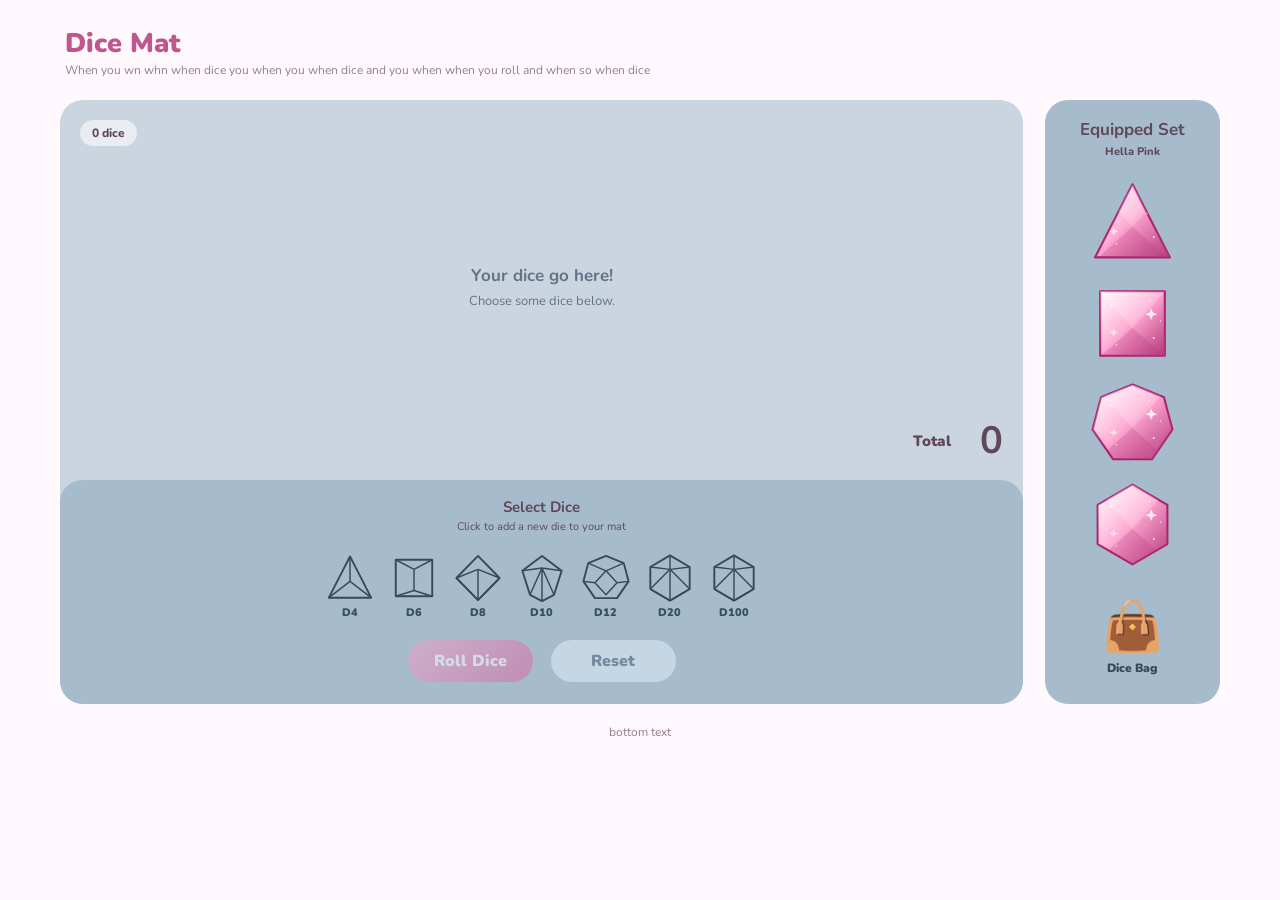
<file: index.html>
<!DOCTYPE html>
<html lang="en">
<head>
    <meta charset="UTF-8">
    <meta name="viewport" content="width=device-width, initial-scale=1.0">
    <title>Sheep Dice</title>
    <link rel="stylesheet" href="style.css">
    <script src="dice-sets.js" defer></script>
    <script src="script2.js" defer></script>
</head>
<body data-page="mat">

<main class="app">

    <header class="site-header">
        <div class="brand">
            <!-- can span logo here -->
            <div>
                <h1>Dice Mat</h1>
                <p>When you wn whn when dice you when you when dice and you when when you roll and when so when dice</p>
            </div>
        </div>
    </header>

    <div class="mat-layout">

        <section class="mat">

            <div class="rolling-area">

                <div class="mat-heading">
                    <!-- MAT NAME LATER HERE -->
                    <span id="dice-count">0 dice</span>
                </div>

                <div id="dice-board" class="dice-board">
                    <div class="empty-state">
                        <!-- span logo here -->
                        <p>Choose some dice below.</p>
                    </div>
                </div>

                <div class="total-display">
                    <span>Total</span>
                    <strong id="total">0</strong>
                </div>

            </div>

            <div class="mat-controls">

                <div class="controls-title">
                    <h3>Select Dice</h3>
                    <p>Click to add a new die to your mat</p>
                </div>

                <div id="dice-selector" class="dice-selector"></div>

                <div class="action-buttons">
                    <button id="roll-btn" class="roll-btn">
                        Roll Dice
                    </button>

                    <button id="clear-btn" class="clear-btn">
                        Reset
                    </button>
                </div>

            </div>

        </section>

        <aside class="mat-sidebar">

            <div class="sidebar-heading">
                <h2>Equipped Set</h2>
                <p id="equipped-name">Rose Quartz</p>
            </div>

            <div id="sidebar-dice" class="sidebar-dice"></div>

            <a href="bagFunc.html" class="bag-button">
                <span class="bag-emoji">👜</span>
                <span>Dice Bag</span>
            </a>

        </aside>

    </div>

    <footer class="site-footer">
        bottom text
    </footer>

</main>

</body>
</html>
</file>
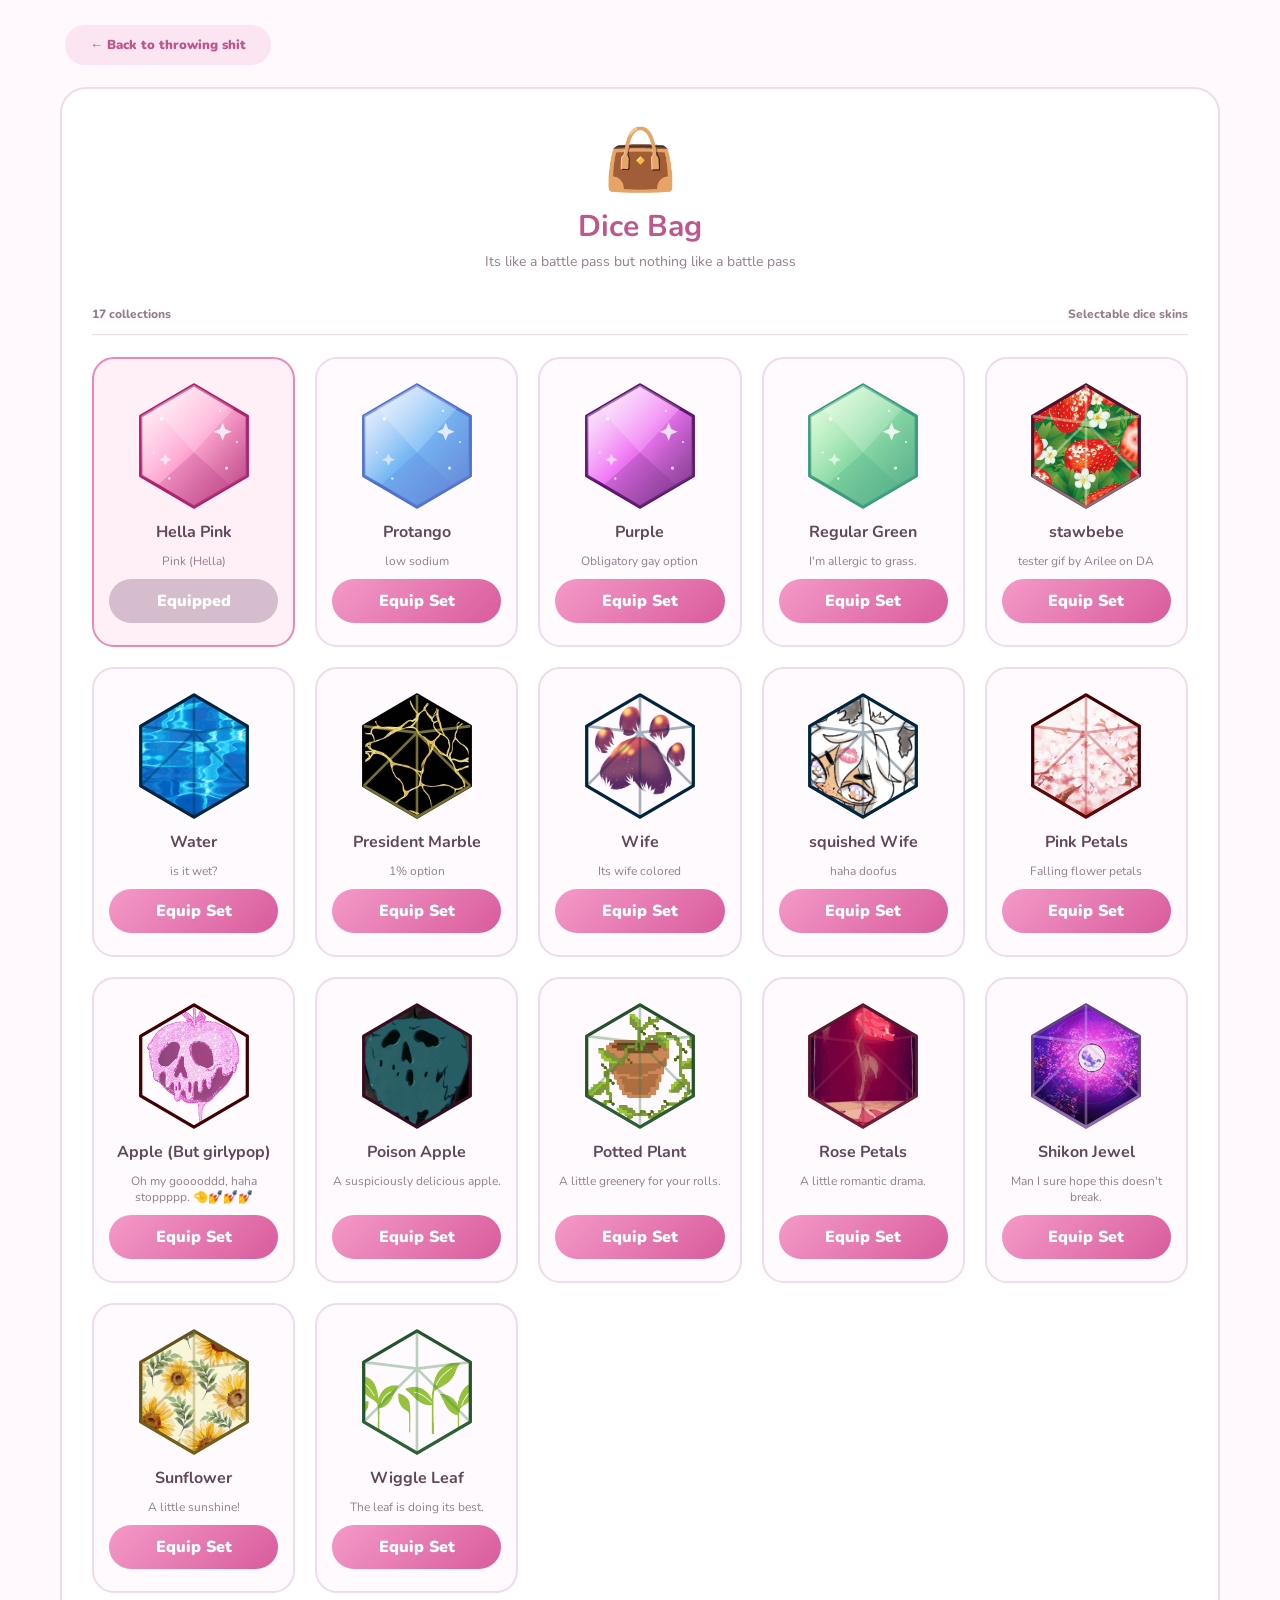
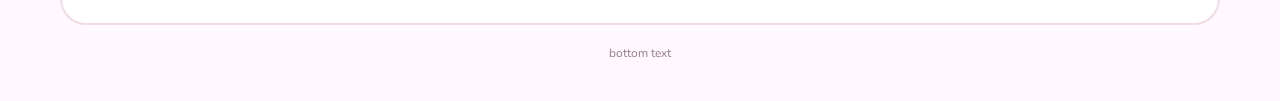
<file: bagFunc.html>
<!DOCTYPE html>
<html lang="en">
<head>
    <meta charset="UTF-8">
    <meta name="viewport" content="width=device-width, initial-scale=1.0">
    <title>Little Dice | Dice Bag</title>
    <link rel="stylesheet" href="style.css">
    <script src="dice-sets.js" defer></script>
    <script src="script2.js" defer></script>
</head>
<body data-page="bag">

<main class="app">

    <header class="site-header">
        <a href="index.html" class="back-button">
            ← Back to throwing shit
        </a>
    </header>

    <section class="inventory">

        <div class="inventory-header">
            <span class="inventory-icon">👜</span>
            <h2>Dice Bag</h2>
            <p>Its like a battle pass but nothing like a battle pass</p>
        </div>

        <div class="inventory-toolbar">
            <span id="collection-count">0 collections</span>
            <span>Selectable dice skins</span>
        </div>

        <div id="collection-grid" class="collection-grid"></div>

    </section>

    <footer class="site-footer">
        bottom text
    </footer>

</main>

</body>
</html>
</file>
<file: style.css>
@import url('https://fonts.googleapis.com/css2?family=Nunito:wght@400;600;700;800;900&display=swap');

:root {
    --pink: #ee87b9;
    --dark-pink: #bf568d;
    --background: #fff8fc;
    --text: #60485b;
    --muted: #947d8d;
    --border: #efdce8;
    --mat: #cbd5df;
    --mat-controls: #a6bccc;
    --sidebar: #a6bccc;
}

* {
    box-sizing: border-box;
}

body {
    margin: 0;
    background: var(--background);
    color: var(--text);
    font-family: "Nunito", sans-serif;
}

button, a {
    font: inherit;
}

button {
    cursor: pointer;
}

a {
    text-decoration: none;
}

button:focus-visible,
a:focus-visible {
    outline: 3px solid #8841d2;
    outline-offset: 3px;
}

.app {
    max-width: 1200px;
    min-height: 100vh;
    margin: auto;
    padding: 20px;
}

.site-header {
    display: flex;
    justify-content: space-between;
    align-items: center;
    padding: 5px 5px 22px;
}

.brand {
    display: flex;
    align-items: center;
    gap: 13px;
}


.brand h1 {
    margin: 0;
    color: var(--dark-pink);
    font-size: 27px;
    font-weight: 900;
}

.brand p {
    margin: 0;
    color: var(--muted);
    font-size: 12px;
}

.header-stars {
    color: var(--pink);
    font-size: 24px;
    letter-spacing: 7px;
}

.mat-layout {
    display: grid;
    grid-template-columns: minmax(0, 1fr) 175px;
    gap: 22px;
    align-items: stretch;
}

.mat {
    display: flex;
    flex-direction: column;
    min-width: 0;
    min-height: 580px;
    overflow: hidden;
    border-radius: 23px;
    background: var(--mat);
}

.rolling-area {
    display: flex;
    flex: 1;
    flex-direction: column;
    min-height: 380px;
    padding: 20px;
}

.mat-heading {
    display: flex;
    justify-content: space-between;
    align-items: center;
}

.mat-heading h2 {
    margin: 0;
    font-size: 17px;
    font-weight: 900;
}

#dice-count {
    padding: 5px 12px;
    border-radius: 20px;
    background: #ffffff91;
    font-size: 12px;
    font-weight: 800;
}

.dice-board {
    display: flex;
    flex: 1;
    flex-wrap: wrap;
    justify-content: center;
    align-content: center;
    align-items: center;
    gap: 24px;
    padding: 30px 12px;
}

.empty-state {
    text-align: center;
    color: #627587;
}

.empty-state span {
    font-size: 60px;
    color: white;
}

.empty-state h3 {
    margin: 5px 0;
    font-size: 17px;
}

.empty-state p {
    margin: 0;
    font-size: 13px;
}

.total-display {
    display: flex;
    justify-content: flex-end;
    align-items: center;
    gap: 12px;
}

.total-display span {
    font-size: 15px;
    font-weight: 900;
}

.total-display strong {
    min-width: 40px;
    font-size: 38px;
    line-height: 1;
    text-align: right;
}

.mat-controls {
    padding: 17px 15px 22px;
    border-radius: 22px 22px 0 0;
    background: var(--mat-controls);
    text-align: center;
}

.controls-title h3 {
    margin: 0;
    font-size: 15px;
}

.controls-title p {
    margin: 2px 0 0;
    font-size: 11px;
}

.dice-selector {
    display: flex;
    flex-wrap: wrap;
    justify-content: center;
    gap: 10px;
    margin: 17px 0;
}

.dice-add {
    display: flex;
    flex-direction: column;
    align-items: center;
    gap: 3px;
    padding: 3px;
    border: none;
    background: transparent;
    color: #374f60;
    transition: transform .2s;
}

.dice-add:hover {
    transform: translateY(-5px);
}

.selector-shape {
    display: grid;
    place-items: center;
    width: 48px;
    height: 48px;
}

.selector-shape svg {
    width: 100%;
    height: 100%;
}

.dice-add-label {
    font-size: 11px;
    font-weight: 900;
}

.action-buttons {
    display: flex;
    justify-content: center;
    gap: 18px;
}

.action-buttons button {
    min-width: 125px;
    padding: 10px 20px;
    border: 0;
    border-radius: 30px;
    font-weight: 900;
    transition: transform .2s;
}

.action-buttons button:hover:not(:disabled) {
    transform: translateY(-3px);
}

.roll-btn {
    background: linear-gradient(135deg, #f7a3ce, #d85e9f);
    color: white;
}

.clear-btn {
    background: #e5f0ff;
    color: #425c74;
}

button:disabled {
    opacity: .5;
    cursor: not-allowed;
}

.mat-sidebar {
    display: flex;
    flex-direction: column;
    align-items: center;
    min-height: 580px;
    padding: 18px 12px;
    border-radius: 23px;
    background: var(--sidebar);
}

.sidebar-heading {
    text-align: center;
}

.sidebar-heading h2 {
    margin: 0;
    font-size: 17px;
}

.sidebar-heading p {
    margin: 3px 0 0;
    font-size: 11px;
    font-weight: 800;
}

.sidebar-dice {
    display: flex;
    flex: 1;
    flex-direction: column;
    justify-content: space-evenly;
    align-items: center;
    gap: 15px;
    width: 100%;
    padding: 20px 0;
}

.sidebar-preview {
    width: 85px;
    height: 85px;
}

.sidebar-preview svg {
    width: 100%;
    height: 100%;
}

.bag-button {
    display: flex;
    flex-direction: column;
    align-items: center;
    gap: 3px;
    padding: 10px 14px;
    border-radius: 16px;
    color: #354b5b;
    font-size: 12px;
    font-weight: 900;
    transition: transform .2s, background .2s;
}

.bag-button:hover {
    transform: translateY(-4px);
    background: #ffffff60;
}

.bag-emoji {
    font-size: 49px;
    line-height: 1.2;
}

.die {
    position: relative;
    display: grid;
    place-items: center;
    width: 110px;
    height: 115px;
    flex-shrink: 0;
    filter: drop-shadow(0 7px 4px #465a7040);
}

.die svg {
    position: absolute;
    inset: 0;
    width: 100%;
    height: 100%;
}

.die-number {
    position: relative;
    z-index: 2;
    color: white;
    font-size: 29px;
    font-weight: 900;
    text-shadow: 0 2px 4px #422b4780;
    pointer-events: none;
}

.die-label {
    position: absolute;
    bottom: -13px;
    z-index: 2;
    color: #405568;
    font-size: 11px;
    font-weight: 900;
}

.die.rolling {
    animation: dice-throw 1.1s both;
}

.die.rolling .die-number {
    animation: number-flash .12s infinite alternate;
}

.die.landed {
    animation: dice-landing .35s ease-out;
}

@keyframes dice-throw {
    0% {
        transform: translate(0, 0) rotate(0deg) scale(1);
    }

    5% {
        transform: translate(-3px, 1px) rotate(-5deg);
    }

    10% {
        transform: translate(4px, -2px) rotate(5deg);
    }

    15% {
        transform: translate(-4px, 2px) rotate(-8deg);
    }

    20% {
        transform: translate(3px, 0) rotate(8deg);
    }

    40% {
        transform: translate(-12px, -55px) rotate(130deg) scale(1.12);
    }

    60% {
        transform: translate(15px, -70px) rotate(250deg) scale(1.08);
    }

    80% {
        transform: translate(-5px, -15px) rotate(340deg);
    }

    90% {
        transform: translate(2px, 0) rotate(355deg) scale(1.08, .88);
    }

    100% {
        transform: translate(0, 0) rotate(360deg) scale(1);
    }
}

@keyframes dice-landing {
    0% {
        transform: scale(1.08, .9);
    }

    45% {
        transform: translateY(-12px) scale(.96, 1.05);
    }

    75% {
        transform: scale(1.03, .97);
    }

    100% {
        transform: scale(1);
    }
}

@keyframes number-flash {
    from { opacity: .45; }
    to { opacity: 1; }
}

.inventory {
    min-height: 70vh;
    padding: 30px;
    border: 2px solid var(--border);
    border-radius: 26px;
    background: white;
}

.inventory-header {
    text-align: center;
}

.inventory-icon {
    display: block;
    font-size: 60px;
}

.inventory-header h2 {
    margin: 5px 0;
    color: var(--dark-pink);
    font-size: 30px;
}

.inventory-header p {
    margin: 0 0 23px;
    color: var(--muted);
    font-size: 14px;
}

.back-button {
    display: inline-block;
    padding: 11px 25px;
    border-radius: 25px;
    background: #fce5f2;
    color: var(--dark-pink);
    font-size: 13px;
    font-weight: 900;
}

.back-button:hover {
    background: #f7cbe3;
}

.inventory-toolbar {
    display: flex;
    justify-content: space-between;
    gap: 10px;
    margin: 35px 0 22px;
    padding-bottom: 12px;
    border-bottom: 1px solid var(--border);
    color: var(--muted);
    font-size: 12px;
    font-weight: 800;
}

.collection-grid {
    display: grid;
    grid-template-columns: repeat(auto-fill, minmax(190px, 1fr));
    gap: 20px;
}

.collection-card {
    display: flex;
    flex-direction: column;
    align-items: center;
    gap: 10px;
    padding: 22px 15px;
    border: 2px solid var(--border);
    border-radius: 22px;
    background: #fffafd;
    text-align: center;
}

.collection-card.equipped {
    border-color: var(--pink);
    background: #fff0f7;
}

.collection-preview {
    display: grid;
    place-items: center;
    width: 130px;
    height: 130px;
}

.collection-preview svg {
    width: 100%;
    height: 100%;
}

.collection-card h3 {
    margin: 0;
    font-size: 16px;
}

.collection-card p {
    flex: 1;
    margin: 0;
    color: var(--muted);
    font-size: 12px;
}

.equip-btn {
    width: 100%;
    padding: 11px;
    border: 0;
    border-radius: 25px;
    background: linear-gradient(135deg, #f49ac8, #d95b9c);
    color: white;
    font-weight: 900;
}

.equip-btn:disabled {
    background: #d6bdcd;
    opacity: 1;
}

.site-footer {
    padding: 20px;
    color: var(--muted);
    text-align: center;
    font-size: 12px;
}

@media (max-width: 650px) {
    .app {
        padding: 10px;
    }

    .mat-layout {
        grid-template-columns: minmax(0, 1fr) 105px;
        gap: 10px;
    }

    .mat,
    .mat-sidebar {
        min-height: 510px;
    }

    .rolling-area {
        padding: 12px;
    }

    .mat-controls {
        padding: 12px 5px;
    }

    .dice-board {
        gap: 14px;
    }

    .die {
        width: 75px;
        height: 80px;
    }

    .die-number {
        font-size: 21px;
    }

    .dice-selector {
        gap: 3px;
    }

    .selector-shape {
        width: 36px;
        height: 36px;
    }

    .action-buttons {
        gap: 7px;
    }

    .action-buttons button {
        min-width: 0;
        padding: 9px 14px;
        font-size: 12px;
    }

    .mat-sidebar {
        padding: 12px 4px;
    }

    .sidebar-preview {
        width: 65px;
        height: 65px;
    }

    .bag-emoji {
        font-size: 36px;
    }

    .header-stars {
        display: none;
    }

    .inventory {
        padding: 18px 12px;
    }

    .collection-grid {
        grid-template-columns: repeat(auto-fill, minmax(135px, 1fr));
        gap: 12px;
    }

    .collection-preview {
        width: 100px;
        height: 100px;
    }
}

@media (prefers-reduced-motion: reduce) {
    *,
    *::before,
    *::after {
        animation-duration: .01ms !important;
        transition-duration: .01ms !important;
    }
}
</file>
